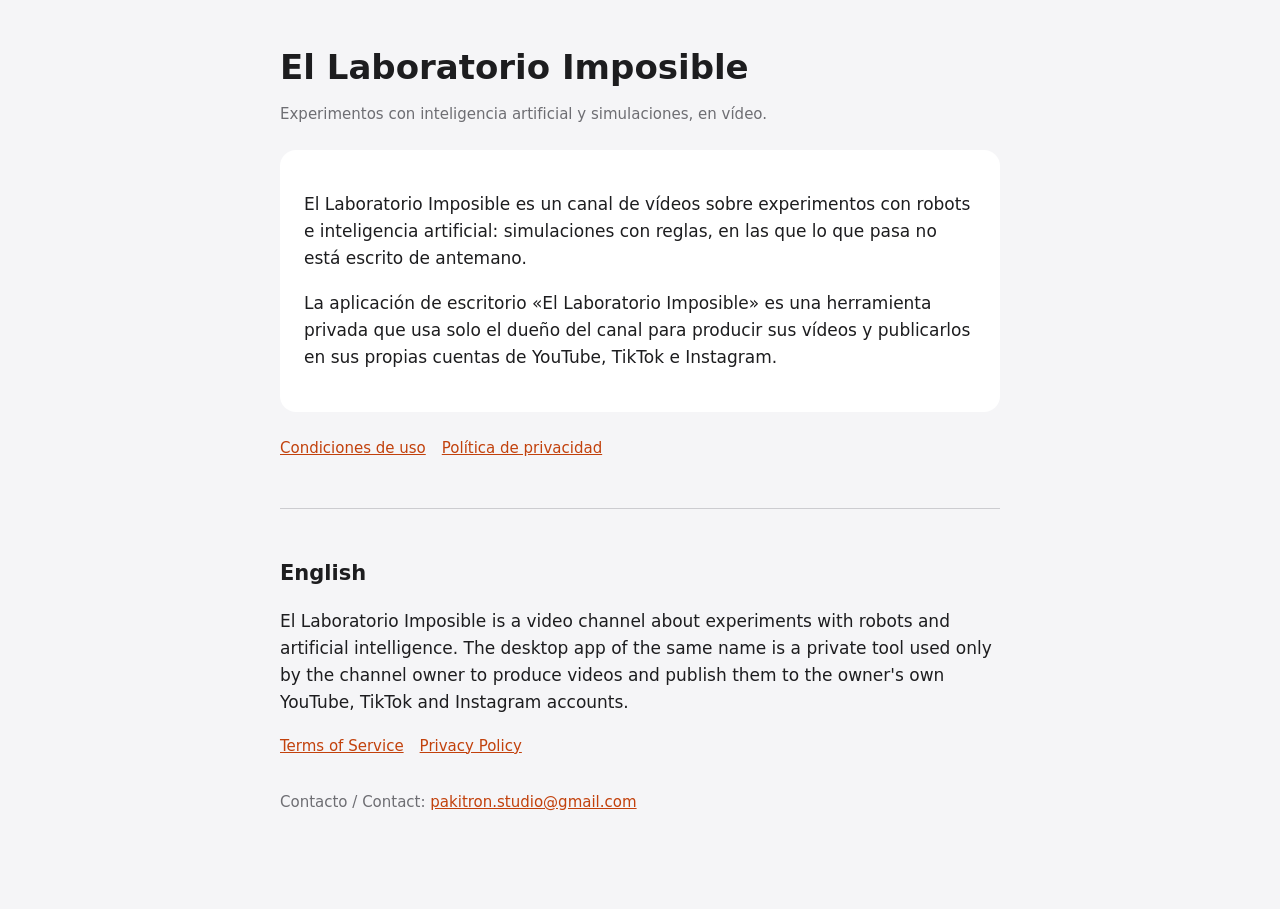
<file: index.html>
<!doctype html>
<html lang="es">
<head>
<meta charset="utf-8">
<meta name="viewport" content="width=device-width, initial-scale=1">
<title>El Laboratorio Imposible</title>
<link rel="stylesheet" href="estilo.css">
</head>
<body>
<main>
<h1>El Laboratorio Imposible</h1>
<p class="suave">Experimentos con inteligencia artificial y simulaciones, en vídeo.</p>
<div class="tarjeta">
<p>El Laboratorio Imposible es un canal de vídeos sobre experimentos con robots e inteligencia artificial: simulaciones con reglas, en las que lo que pasa no está escrito de antemano.</p>
<p>La aplicación de escritorio «El Laboratorio Imposible» es una herramienta privada que usa solo el dueño del canal para producir sus vídeos y publicarlos en sus propias cuentas de YouTube, TikTok e Instagram.</p>
</div>
<nav><a href="terminos.html">Condiciones de uso</a><a href="privacidad.html">Política de privacidad</a></nav>
<hr>
<h2>English</h2>
<p>El Laboratorio Imposible is a video channel about experiments with robots and artificial intelligence. The desktop app of the same name is a private tool used only by the channel owner to produce videos and publish them to the owner's own YouTube, TikTok and Instagram accounts.</p>
<nav><a href="terminos.html#en">Terms of Service</a><a href="privacidad.html#en">Privacy Policy</a></nav>
<p class="suave">Contacto / Contact: <a href="mailto:pakitron.studio@gmail.com">pakitron.studio@gmail.com</a></p>
</main>
</body>
</html>
</file>
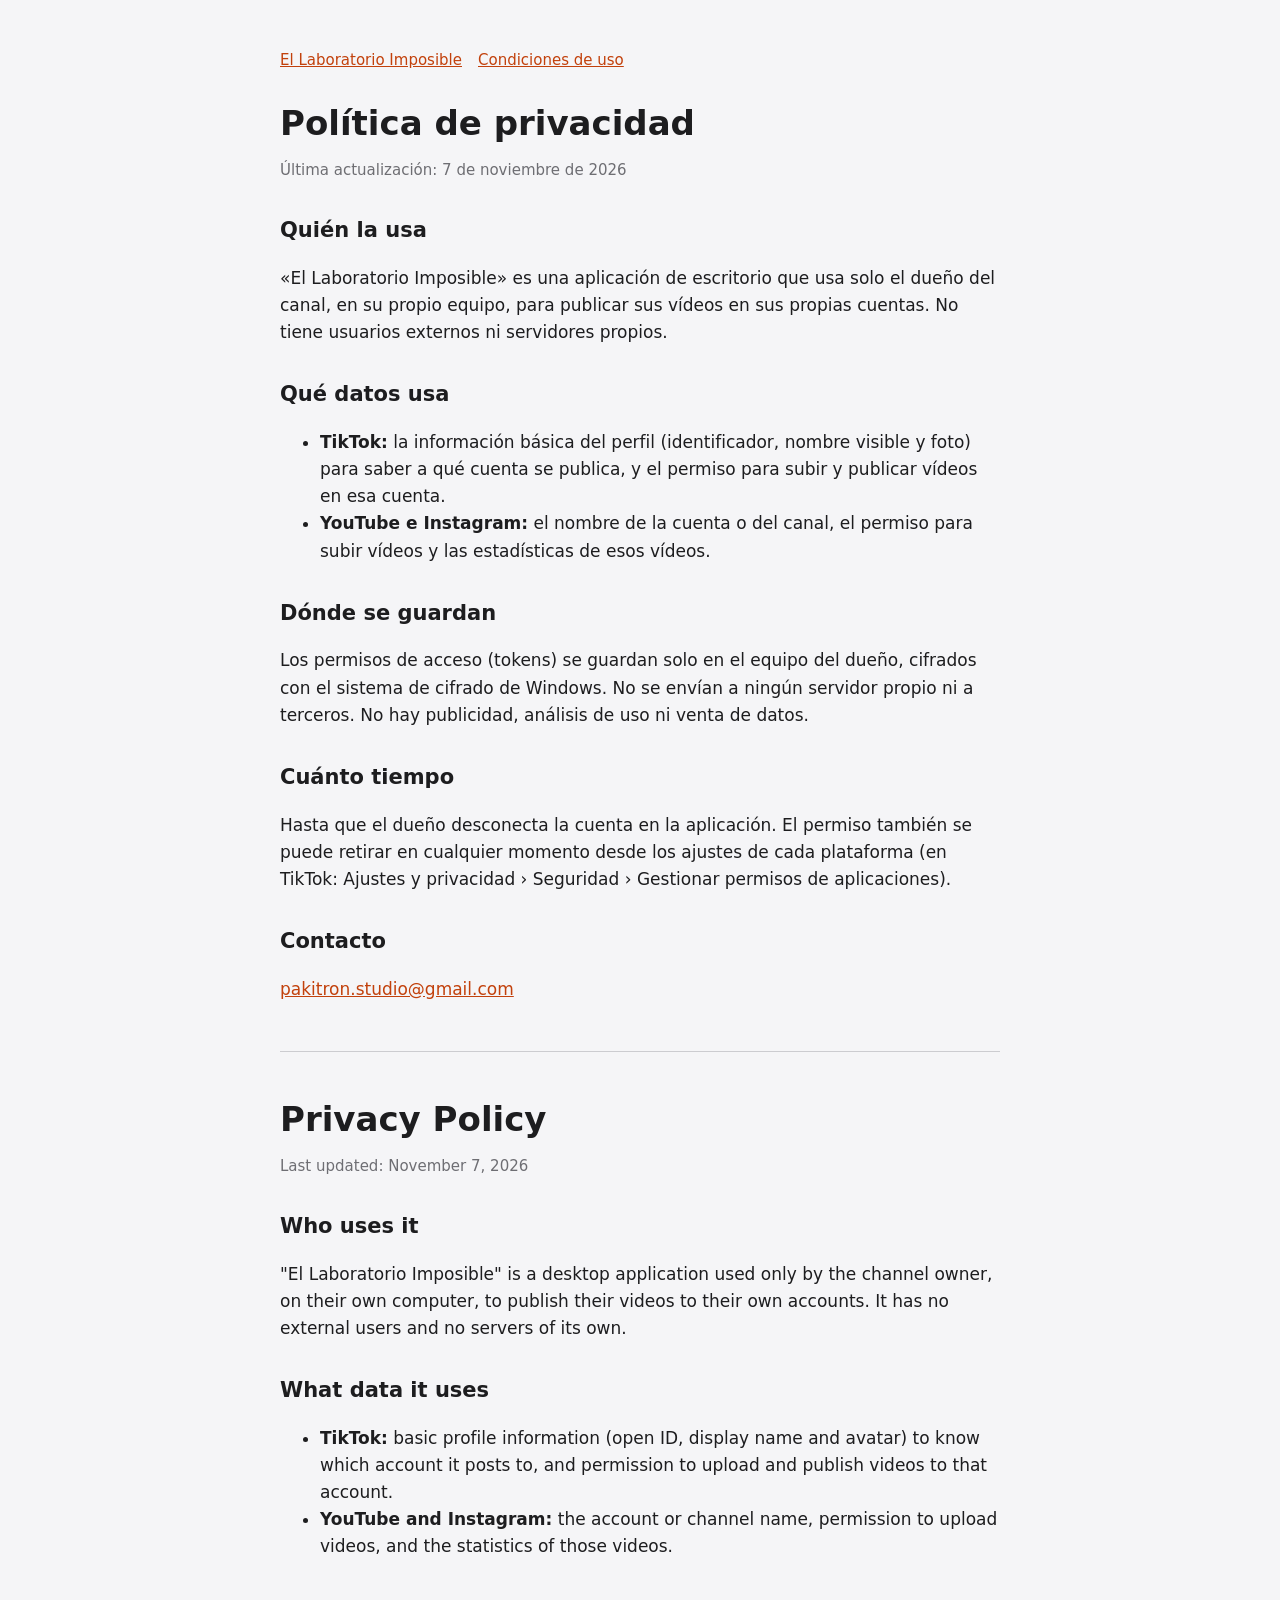
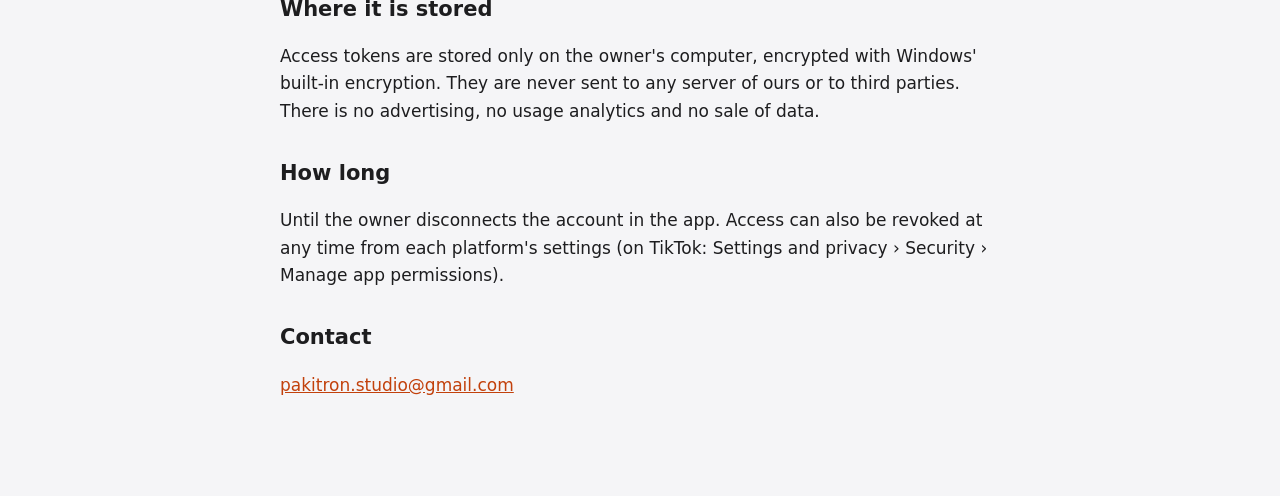
<file: privacidad.html>
<!doctype html>
<html lang="es">
<head>
<meta charset="utf-8">
<meta name="viewport" content="width=device-width, initial-scale=1">
<title>Política de privacidad</title>
<link rel="stylesheet" href="estilo.css">
</head>
<body>
<main>
<nav><a href="index.html">El Laboratorio Imposible</a><a href="terminos.html">Condiciones de uso</a></nav>
<h1>Política de privacidad</h1>
<p class="suave">Última actualización: 7 de noviembre de 2026</p>

<h2>Quién la usa</h2>
<p>«El Laboratorio Imposible» es una aplicación de escritorio que usa solo el dueño del canal, en su propio equipo, para publicar sus vídeos en sus propias cuentas. No tiene usuarios externos ni servidores propios.</p>

<h2>Qué datos usa</h2>
<ul>
<li><strong>TikTok:</strong> la información básica del perfil (identificador, nombre visible y foto) para saber a qué cuenta se publica, y el permiso para subir y publicar vídeos en esa cuenta.</li>
<li><strong>YouTube e Instagram:</strong> el nombre de la cuenta o del canal, el permiso para subir vídeos y las estadísticas de esos vídeos.</li>
</ul>

<h2>Dónde se guardan</h2>
<p>Los permisos de acceso (tokens) se guardan solo en el equipo del dueño, cifrados con el sistema de cifrado de Windows. No se envían a ningún servidor propio ni a terceros. No hay publicidad, análisis de uso ni venta de datos.</p>

<h2>Cuánto tiempo</h2>
<p>Hasta que el dueño desconecta la cuenta en la aplicación. El permiso también se puede retirar en cualquier momento desde los ajustes de cada plataforma (en TikTok: Ajustes y privacidad › Seguridad › Gestionar permisos de aplicaciones).</p>

<h2>Contacto</h2>
<p><a href="mailto:pakitron.studio@gmail.com">pakitron.studio@gmail.com</a></p>

<hr>
<h1 id="en">Privacy Policy</h1>
<p class="suave">Last updated: November 7, 2026</p>
<h2>Who uses it</h2>
<p>"El Laboratorio Imposible" is a desktop application used only by the channel owner, on their own computer, to publish their videos to their own accounts. It has no external users and no servers of its own.</p>
<h2>What data it uses</h2>
<ul>
<li><strong>TikTok:</strong> basic profile information (open ID, display name and avatar) to know which account it posts to, and permission to upload and publish videos to that account.</li>
<li><strong>YouTube and Instagram:</strong> the account or channel name, permission to upload videos, and the statistics of those videos.</li>
</ul>
<h2>Where it is stored</h2>
<p>Access tokens are stored only on the owner's computer, encrypted with Windows' built-in encryption. They are never sent to any server of ours or to third parties. There is no advertising, no usage analytics and no sale of data.</p>
<h2>How long</h2>
<p>Until the owner disconnects the account in the app. Access can also be revoked at any time from each platform's settings (on TikTok: Settings and privacy › Security › Manage app permissions).</p>
<h2>Contact</h2>
<p><a href="mailto:pakitron.studio@gmail.com">pakitron.studio@gmail.com</a></p>
</main>
</body>
</html>
</file>
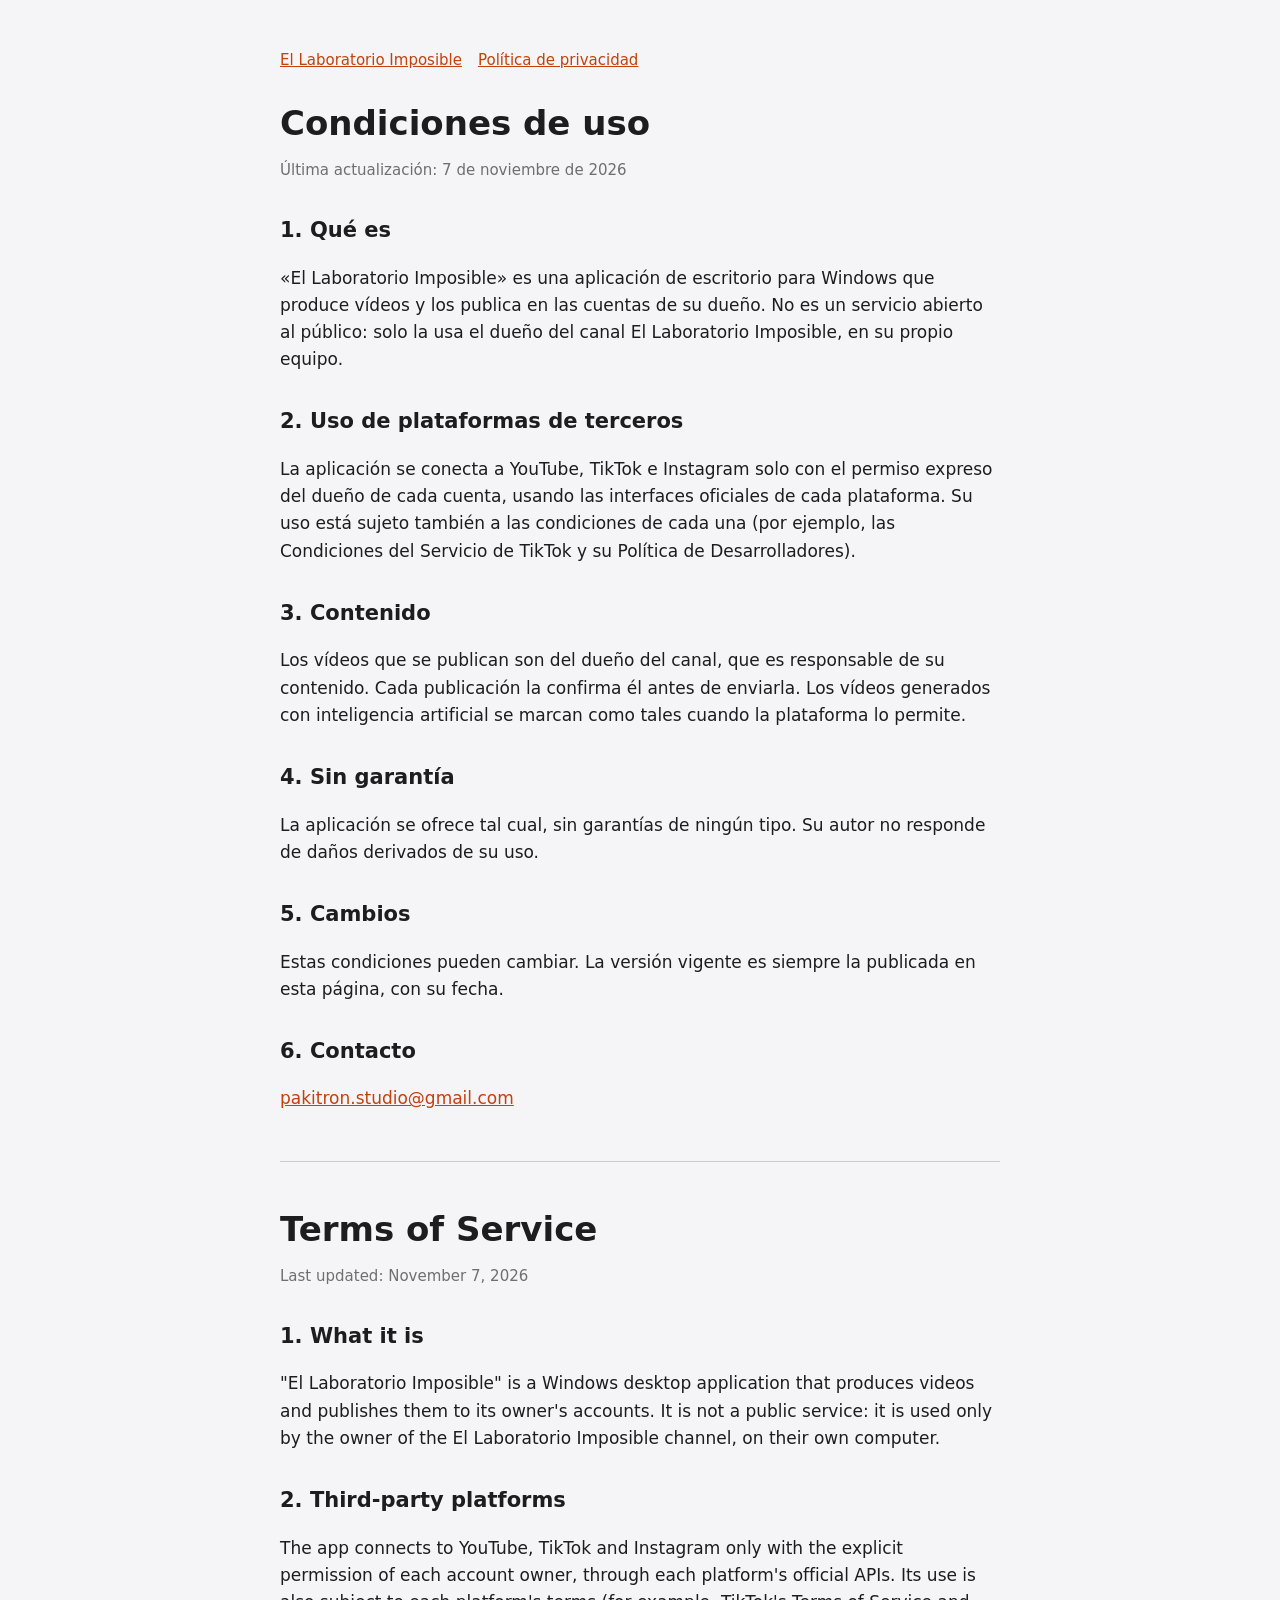
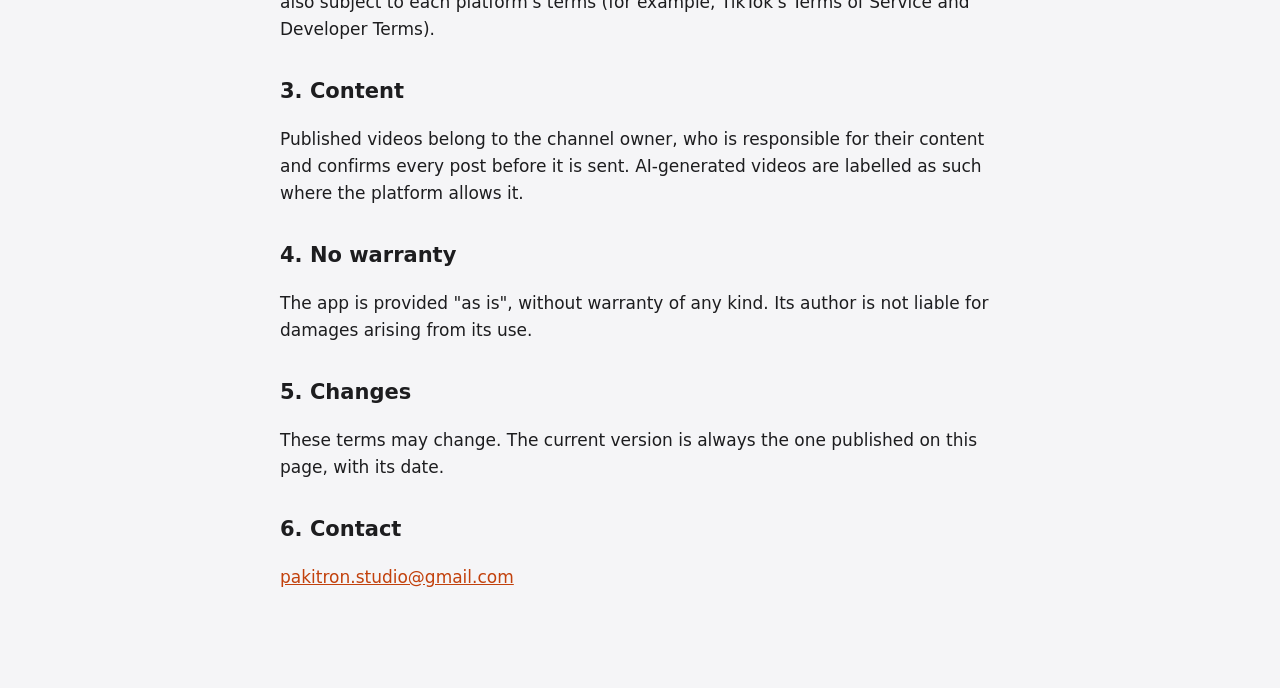
<file: terminos.html>
<!doctype html>
<html lang="es">
<head>
<meta charset="utf-8">
<meta name="viewport" content="width=device-width, initial-scale=1">
<title>Condiciones de uso</title>
<link rel="stylesheet" href="estilo.css">
</head>
<body>
<main>
<nav><a href="index.html">El Laboratorio Imposible</a><a href="privacidad.html">Política de privacidad</a></nav>
<h1>Condiciones de uso</h1>
<p class="suave">Última actualización: 7 de noviembre de 2026</p>

<h2>1. Qué es</h2>
<p>«El Laboratorio Imposible» es una aplicación de escritorio para Windows que produce vídeos y los publica en las cuentas de su dueño. No es un servicio abierto al público: solo la usa el dueño del canal El Laboratorio Imposible, en su propio equipo.</p>

<h2>2. Uso de plataformas de terceros</h2>
<p>La aplicación se conecta a YouTube, TikTok e Instagram solo con el permiso expreso del dueño de cada cuenta, usando las interfaces oficiales de cada plataforma. Su uso está sujeto también a las condiciones de cada una (por ejemplo, las Condiciones del Servicio de TikTok y su Política de Desarrolladores).</p>

<h2>3. Contenido</h2>
<p>Los vídeos que se publican son del dueño del canal, que es responsable de su contenido. Cada publicación la confirma él antes de enviarla. Los vídeos generados con inteligencia artificial se marcan como tales cuando la plataforma lo permite.</p>

<h2>4. Sin garantía</h2>
<p>La aplicación se ofrece tal cual, sin garantías de ningún tipo. Su autor no responde de daños derivados de su uso.</p>

<h2>5. Cambios</h2>
<p>Estas condiciones pueden cambiar. La versión vigente es siempre la publicada en esta página, con su fecha.</p>

<h2>6. Contacto</h2>
<p><a href="mailto:pakitron.studio@gmail.com">pakitron.studio@gmail.com</a></p>

<hr>
<h1 id="en">Terms of Service</h1>
<p class="suave">Last updated: November 7, 2026</p>
<h2>1. What it is</h2>
<p>"El Laboratorio Imposible" is a Windows desktop application that produces videos and publishes them to its owner's accounts. It is not a public service: it is used only by the owner of the El Laboratorio Imposible channel, on their own computer.</p>
<h2>2. Third-party platforms</h2>
<p>The app connects to YouTube, TikTok and Instagram only with the explicit permission of each account owner, through each platform's official APIs. Its use is also subject to each platform's terms (for example, TikTok's Terms of Service and Developer Terms).</p>
<h2>3. Content</h2>
<p>Published videos belong to the channel owner, who is responsible for their content and confirms every post before it is sent. AI-generated videos are labelled as such where the platform allows it.</p>
<h2>4. No warranty</h2>
<p>The app is provided "as is", without warranty of any kind. Its author is not liable for damages arising from its use.</p>
<h2>5. Changes</h2>
<p>These terms may change. The current version is always the one published on this page, with its date.</p>
<h2>6. Contact</h2>
<p><a href="mailto:pakitron.studio@gmail.com">pakitron.studio@gmail.com</a></p>
</main>
</body>
</html>
</file>
<file: estilo.css>
:root { --fondo: #f5f5f7; --texto: #1d1d1f; --suave: #6e6e73; --tarjeta: #ffffff; --acento: #c2410c; }
@media (prefers-color-scheme: dark) { :root { --fondo: #000000; --texto: #f5f5f7; --suave: #a1a1a6; --tarjeta: #1c1c1e; --acento: #fb923c; } }
* { box-sizing: border-box; }
body { margin: 0; background: var(--fondo); color: var(--texto); font: 17px/1.6 -apple-system, "Segoe UI", system-ui, sans-serif; }
main { max-width: 760px; margin: 0 auto; padding: 48px 20px 80px; }
h1 { font-size: 34px; line-height: 1.15; margin: 0 0 6px; }
h2 { font-size: 21px; margin: 32px 0 8px; }
p, li { color: var(--texto); }
.suave { color: var(--suave); font-size: 15px; }
.tarjeta { background: var(--tarjeta); border-radius: 16px; padding: 24px; margin: 24px 0; }
a { color: var(--acento); }
nav { display: flex; gap: 16px; flex-wrap: wrap; margin-bottom: 32px; font-size: 15px; }
hr { border: 0; border-top: 1px solid var(--suave); opacity: .3; margin: 48px 0; }
</file>
